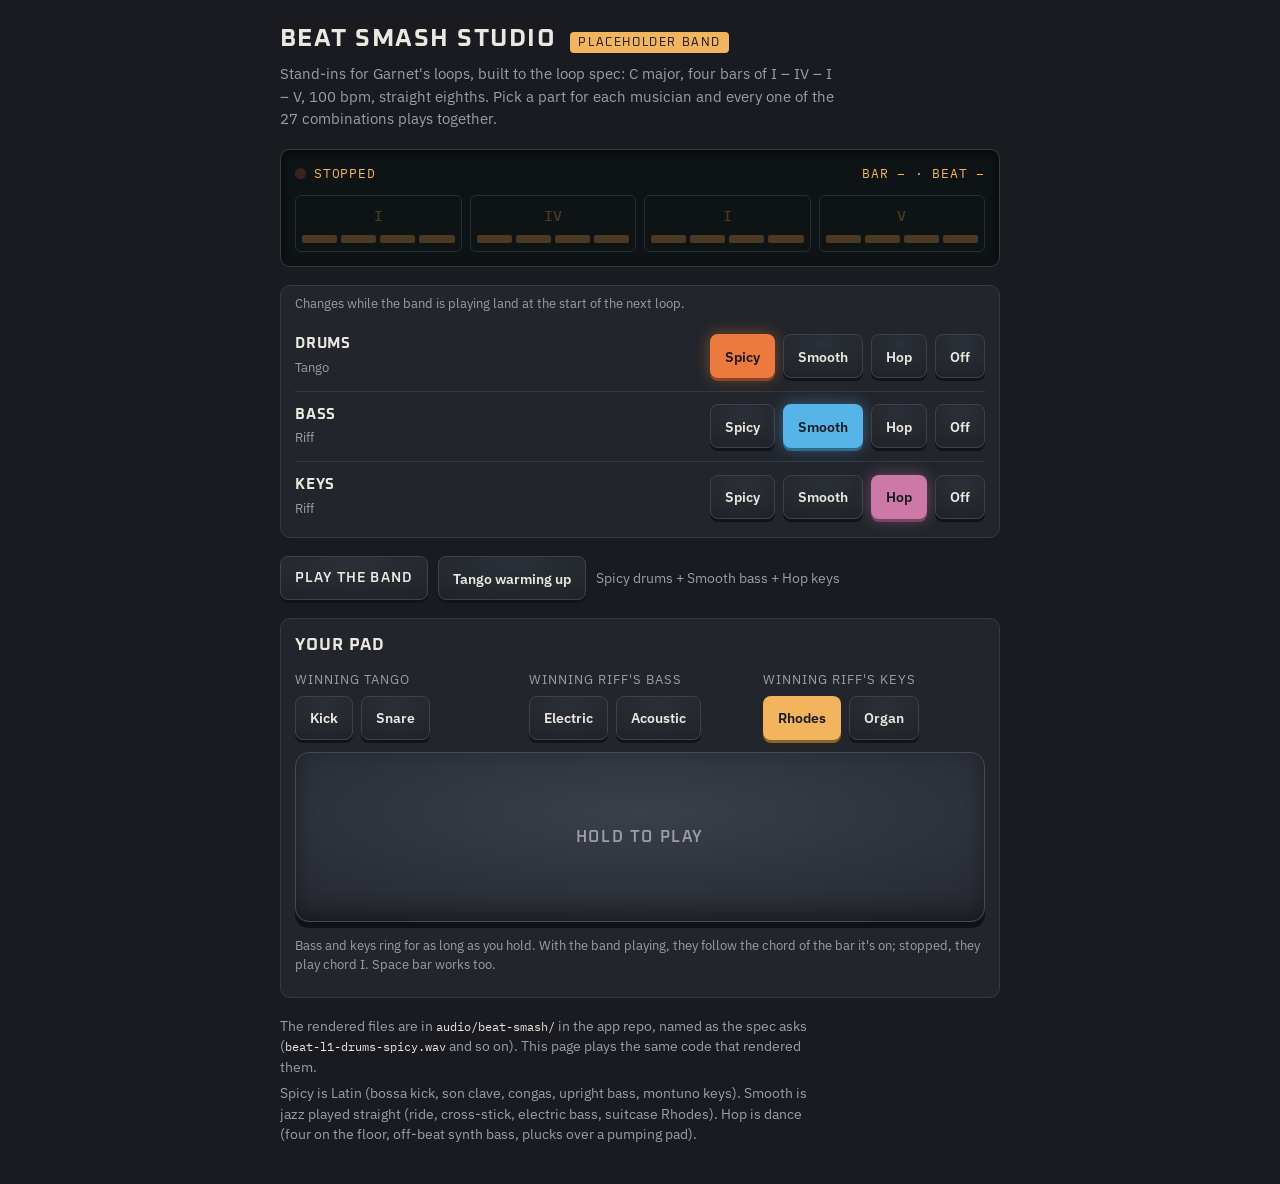
<file: tools/beat-smash-band/beat-smash-studio.html>
<!doctype html>
<html lang="en">
<head>
<meta charset="utf-8">
<meta name="viewport" content="width=device-width, initial-scale=1, viewport-fit=cover">
<title>Beat Smash Studio</title>
<link rel="preconnect" href="https://fonts.googleapis.com">
<link rel="preconnect" href="https://fonts.gstatic.com" crossorigin>
<link rel="stylesheet" href="https://fonts.googleapis.com/css2?family=Oxanium:wght@500;700&family=IBM+Plex+Sans:wght@400;600&family=IBM+Plex+Mono:wght@500&display=swap">
<style>
  /* Layout: one MPC-style unit — an LCD strip on top, three channel rows
     like a mixing desk, a transport bar, then the student's pad. One dark
     look on purpose: it's hardware. */
  :root {
    color-scheme: dark;
    --chassis: #191b20;
    --panel: #22252c;
    --panel-hi: #2b2f37;
    --line: #363a43;
    --ink: #ebe8e1;
    --muted: #9b9ea6;
    --screen: #0e1315;
    --lcd: #f2b45c;
    --lcd-dim: #4a3a22;
    --rec: #ff5447;
    --spicy: #ec7a3f;
    --smooth: #56b4e9;
    --hop: #cc79a7;
    --font-display: "Oxanium", "Rajdhani", system-ui, sans-serif;
    --font-body: "IBM Plex Sans", system-ui, -apple-system, "Segoe UI", sans-serif;
    --font-mono: "IBM Plex Mono", ui-monospace, "SFMono-Regular", Menlo, monospace;
    --radius: 10px;
  }
  * { box-sizing: border-box; }
  html, body { background: var(--chassis); color: var(--ink); }
  body { margin: 0; font-family: var(--font-body); font-size: 15px; line-height: 1.5; padding-inline: 16px; padding-block: 20px 40px; }
  .unit { max-width: 720px; margin: 0 auto; display: grid; gap: 18px; }

  .brand { display: flex; flex-wrap: wrap; align-items: baseline; gap: 6px 14px; }
  .brand h1 { margin: 0; font-family: var(--font-display); font-weight: 700; font-size: 1.55rem; letter-spacing: 0.06em; text-transform: uppercase; }
  .brand .tag { font-family: var(--font-display); font-size: 0.72rem; letter-spacing: 0.14em; text-transform: uppercase; color: var(--chassis); background: var(--lcd); padding: 2px 8px; border-radius: 4px; }
  .brand p { flex-basis: 100%; margin: 0; color: var(--muted); max-width: 62ch; }

  /* ---- LCD ---- */
  .display { background: var(--screen); border: 1px solid var(--line); border-radius: var(--radius); padding: 14px; display: grid; gap: 12px; box-shadow: inset 0 2px 10px rgba(0,0,0,.6); }
  .display-top { display: flex; justify-content: space-between; align-items: center; gap: 12px; font-family: var(--font-mono); font-size: 0.8rem; color: var(--lcd); letter-spacing: 0.06em; }
  .rec { display: inline-flex; align-items: center; gap: 8px; }
  .rec i { width: 11px; height: 11px; border-radius: 50%; background: #3a2221; }
  .rec.on i { background: var(--rec); box-shadow: 0 0 10px var(--rec); }
  .readout { font-variant-numeric: tabular-nums; }
  .bars { display: grid; grid-template-columns: repeat(4, minmax(0, 1fr)); gap: 8px; }
  .bar { border: 1px solid #22302f; border-radius: 6px; padding: 8px 6px 8px; display: grid; gap: 8px; }
  .bar b { font-family: var(--font-mono); font-weight: 500; color: var(--lcd-dim); font-size: 0.95rem; text-align: center; }
  .bar.now b { color: var(--lcd); text-shadow: 0 0 8px rgba(242,180,92,.5); }
  .leds { display: grid; grid-template-columns: repeat(4, 1fr); gap: 4px; }
  .leds span { height: 8px; border-radius: 2px; background: var(--lcd-dim); }
  .leds span.on { background: var(--lcd); box-shadow: 0 0 6px var(--lcd); }

  /* ---- mixer ---- */
  .mixer { background: var(--panel); border: 1px solid var(--line); border-radius: var(--radius); padding: 6px 14px; }
  .channel { display: flex; flex-wrap: wrap; align-items: center; gap: 10px 14px; padding-block: 12px; border-bottom: 1px solid var(--line); }
  .channel:last-child { border-bottom: 0; }
  .ch-name { min-width: 118px; flex: 1 1 118px; }
  .ch-name strong { display: block; font-family: var(--font-display); letter-spacing: 0.05em; text-transform: uppercase; font-size: 0.95rem; }
  .ch-name span { color: var(--muted); font-size: 0.82rem; }
  .styles { display: flex; flex-wrap: wrap; gap: 8px; }
  .hint { color: var(--muted); font-size: 0.82rem; margin: 2px 0 8px; }

  /* rubber buttons */
  .rubber { font: 600 0.9rem var(--font-body); color: var(--ink); background: radial-gradient(120% 120% at 50% 20%, var(--panel-hi), #1c1f25); border: 1px solid #3d424c; border-radius: 8px; padding: 9px 14px; min-height: 44px; cursor: pointer; box-shadow: 0 3px 0 #111318; transition: transform .06s, box-shadow .06s; touch-action: manipulation; }
  .rubber:active { transform: translateY(2px); box-shadow: 0 1px 0 #111318; }
  .rubber:focus-visible, .pad:focus-visible { outline: 2px solid var(--lcd); outline-offset: 2px; }
  .rubber[aria-pressed="true"] { color: var(--chassis); border-color: transparent; }
  .rubber.spicy[aria-pressed="true"] { background: var(--spicy); box-shadow: 0 3px 0 #8a4523, 0 0 16px rgba(236,122,63,.45); }
  .rubber.smooth[aria-pressed="true"] { background: var(--smooth); box-shadow: 0 3px 0 #2d6a8c, 0 0 16px rgba(86,180,233,.45); }
  .rubber.hop[aria-pressed="true"] { background: var(--hop); box-shadow: 0 3px 0 #7a4463, 0 0 16px rgba(204,121,167,.45); }
  .rubber.off[aria-pressed="true"], .rubber.sound[aria-pressed="true"] { background: var(--lcd); box-shadow: 0 3px 0 #8a6428; }
  .rubber.cued { outline: 2px dashed var(--lcd); outline-offset: 2px; }

  .transport { display: flex; flex-wrap: wrap; gap: 10px; align-items: center; }
  .transport .combo { color: var(--muted); font-size: 0.88rem; flex: 1 1 200px; min-width: 0; }
  .transport .primary { font-family: var(--font-display); letter-spacing: 0.08em; text-transform: uppercase; }

  /* ---- the student's pad ---- */
  .pad-area { background: var(--panel); border: 1px solid var(--line); border-radius: var(--radius); padding: 14px; display: grid; gap: 12px; }
  .pad-area h2 { margin: 0; font-family: var(--font-display); text-transform: uppercase; letter-spacing: 0.06em; font-size: 1.05rem; }
  .sound-groups { display: grid; grid-template-columns: repeat(auto-fit, minmax(190px, 1fr)); gap: 12px; }
  .sound-group { display: grid; gap: 6px; }
  .sound-group span { color: var(--muted); font-size: 0.8rem; text-transform: uppercase; letter-spacing: 0.08em; }
  .sound-group div { display: flex; gap: 8px; flex-wrap: wrap; }
  .pad { height: 170px; width: 100%; border-radius: 14px; border: 1px solid #454a55; background: radial-gradient(90% 90% at 50% 35%, #3a3f49, #22252c); box-shadow: 0 6px 0 #0f1115, inset 0 -8px 18px rgba(0,0,0,.35); color: var(--muted); font: 600 1rem var(--font-display); letter-spacing: 0.1em; text-transform: uppercase; cursor: pointer; touch-action: none; user-select: none; -webkit-user-select: none; transition: transform .05s, box-shadow .05s, background .05s; }
  .pad.down { transform: translateY(4px); box-shadow: 0 2px 0 #0f1115, 0 0 34px rgba(242,180,92,.55), inset 0 0 30px rgba(242,180,92,.35); background: radial-gradient(90% 90% at 50% 35%, #6b5431, #2c2519); color: var(--lcd); }

  .notes { color: var(--muted); font-size: 0.85rem; display: grid; gap: 6px; }
  .notes p { margin: 0; max-width: 68ch; }
  code { font-family: var(--font-mono); font-size: 0.85em; color: var(--ink); }
  @media (prefers-reduced-motion: reduce) { .rubber, .pad { transition: none; } }
</style>
</head>
<body>
<main class="unit">
  <header class="brand">
    <h1>Beat Smash Studio</h1>
    <span class="tag">placeholder band</span>
    <p>Stand-ins for Garnet's loops, built to the loop spec: C major, four bars of I – IV – I – V, 100 bpm, straight eighths. Pick a part for each musician and every one of the 27 combinations plays together.</p>
  </header>

  <section class="display" aria-label="Song position">
    <div class="display-top">
      <span class="rec" id="rec"><i></i><span id="rec-label">STOPPED</span></span>
      <span class="readout" id="readout">BAR – · BEAT –</span>
    </div>
    <div class="bars" id="bars"></div>
  </section>

  <section class="mixer" aria-label="The band">
    <p class="hint">Changes while the band is playing land at the start of the next loop.</p>
    <div class="channel" data-inst="drums">
      <div class="ch-name"><strong>Drums</strong><span>Tango</span></div>
      <div class="styles" role="group" aria-label="Drums part"></div>
    </div>
    <div class="channel" data-inst="bass">
      <div class="ch-name"><strong>Bass</strong><span>Riff</span></div>
      <div class="styles" role="group" aria-label="Bass part"></div>
    </div>
    <div class="channel" data-inst="keys">
      <div class="ch-name"><strong>Keys</strong><span>Riff</span></div>
      <div class="styles" role="group" aria-label="Keys part"></div>
    </div>
  </section>

  <div class="transport">
    <button class="rubber primary" id="play" type="button">Play the band</button>
    <button class="rubber" id="warmup" type="button">Tango warming up</button>
    <span class="combo" id="combo"></span>
  </div>

  <section class="pad-area" aria-label="Your pad">
    <h2>Your pad</h2>
    <div class="sound-groups">
      <div class="sound-group"><span>Winning Tango</span><div>
        <button class="rubber sound" type="button" data-sound="kick">Kick</button>
        <button class="rubber sound" type="button" data-sound="snare">Snare</button></div></div>
      <div class="sound-group"><span>Winning Riff's bass</span><div>
        <button class="rubber sound" type="button" data-sound="bass-electric">Electric</button>
        <button class="rubber sound" type="button" data-sound="bass-acoustic">Acoustic</button></div></div>
      <div class="sound-group"><span>Winning Riff's keys</span><div>
        <button class="rubber sound" type="button" data-sound="rhodes">Rhodes</button>
        <button class="rubber sound" type="button" data-sound="organ">Organ</button></div></div>
    </div>
    <button class="pad" id="pad" type="button" aria-label="Pad: hold to play">Hold to play</button>
    <p class="hint">Bass and keys ring for as long as you hold. With the band playing, they follow the chord of the bar it's on; stopped, they play chord I. Space bar works too.</p>
  </section>

  <footer class="notes">
    <p>The rendered files are in <code>audio/beat-smash/</code> in the app repo, named as the spec asks (<code>beat-l1-drums-spicy.wav</code> and so on). This page plays the same code that rendered them.</p>
    <p>Spicy is Latin (bossa kick, son clave, congas, upright bass, montuno keys). Smooth is jazz played straight (ride, cross-stick, electric bass, suitcase Rhodes). Hop is dance (four on the floor, off-beat synth bass, plucks over a pumping pad).</p>
  </footer>
</main>

<script>
/* =========================================
   BEAT SMASH — PLACEHOLDER BAND
   =========================================
   Synthesised stand-ins for Garnet's loops, built to the loop spec in the
   Beat Smash design brief (§8.1):

     - one song: four bars of I – IV – I – V in C major, looping;
     - one tempo, 100 bpm, straight eighths (no swing);
     - three instruments (drums, bass, keys) x three styles
       (Spicy = Latin, Smooth = jazz, Hop = electronic dance),
       written so that any drum part fits any bass part fits any keys part;
     - the pad sounds the student chooses from: kick or snare, electric or
       acoustic bass, suitcase Rhodes or organ.

   Pure Web Audio, no page needed: the same code plays live in the loop lab
   and renders the placeholder files in an OfflineAudioContext
   (tools/beat-smash-band/render.js). When Garnet's recordings arrive they
   replace the rendered files; nothing here is part of the game itself.
   ========================================= */
(function (root) {
  'use strict';

  const BPM = 100;
  const BEAT = 60 / BPM;          // 0.6 s
  const STEP = BEAT / 4;          // a semiquaver, 0.15 s
  const BAR = BEAT * 4;           // 2.4 s
  const BARS = 4;
  const LOOP = BAR * BARS;        // 9.6 s

  const hz = (midi) => 440 * Math.pow(2, (midi - 69) / 12);

  // The song. Each bar carries its bass root and three voicings of its chord:
  // plain triads for the student's pads and the Latin part, rootless
  // extended chords for the jazz part, and bright high triads for dance.
  const I  = { bass: 36, plain: [55, 60, 64, 67], jazz: [52, 55, 59, 62], high: [60, 64, 67, 72] }; // C  · Cmaj9
  const IV = { bass: 41, plain: [57, 60, 65, 69], jazz: [57, 60, 64, 67], high: [60, 65, 69, 72] }; // F  · Fmaj9
  const V  = { bass: 43, plain: [55, 59, 62, 67], jazz: [53, 57, 59, 64], high: [59, 62, 67, 71] }; // G  · G13
  const SONG = [I, IV, I, V];
  const CHORD_BY_NAME = { I, IV, V };

  // ---------- shared noise ----------
  const noiseCache = new WeakMap();
  function noise(ctx) {
    let buf = noiseCache.get(ctx);
    if (buf) return buf;
    buf = ctx.createBuffer(1, Math.floor(ctx.sampleRate * 1.5), ctx.sampleRate);
    const d = buf.getChannelData(0);
    let s = 12345;                                  // seeded, so renders repeat exactly
    for (let i = 0; i < d.length; i++) {
      s = (s * 1103515245 + 12345) & 0x7fffffff;
      d[i] = (s / 0x3fffffff) - 1;
    }
    noiseCache.set(ctx, buf);
    return buf;
  }

  function noiseBurst(ctx, out, t, dur, filterType, freq, q, peak, attack) {
    const src = ctx.createBufferSource();
    src.buffer = noise(ctx);
    const f = ctx.createBiquadFilter();
    f.type = filterType; f.frequency.value = freq; f.Q.value = q;
    const g = ctx.createGain();
    g.gain.setValueAtTime(0.0001, t);
    g.gain.exponentialRampToValueAtTime(peak, t + (attack || 0.002));
    g.gain.exponentialRampToValueAtTime(0.0001, t + dur);
    src.connect(f); f.connect(g); g.connect(out);
    src.start(t, (t * 7.13) % 1 * 0.5); src.stop(t + dur + 0.02);   // offset from t: repeatable
    return g;
  }

  function tone(ctx, out, t, type, f0, f1, sweep, dur, peak) {
    const o = ctx.createOscillator();
    o.type = type;
    o.frequency.setValueAtTime(f0, t);
    if (f1 && f1 !== f0) o.frequency.exponentialRampToValueAtTime(f1, t + sweep);
    const g = ctx.createGain();
    g.gain.setValueAtTime(0.0001, t);
    g.gain.exponentialRampToValueAtTime(peak, t + 0.002);
    g.gain.exponentialRampToValueAtTime(0.0001, t + dur);
    o.connect(g); g.connect(out);
    o.start(t); o.stop(t + dur + 0.02);
  }

  // ---------- drums ----------
  const drum = {
    kick(ctx, out, t, v) {
      tone(ctx, out, t, 'sine', 150, 45, 0.12, 0.45, 0.95 * v);
      noiseBurst(ctx, out, t, 0.012, 'highpass', 3000, 0.7, 0.25 * v);
    },
    snare(ctx, out, t, v) {
      noiseBurst(ctx, out, t, 0.2, 'bandpass', 1800, 0.7, 0.55 * v);
      tone(ctx, out, t, 'triangle', 200, 170, 0.05, 0.12, 0.35 * v);
    },
    clap(ctx, out, t, v) {
      [0, 0.011, 0.022].forEach((d, i) =>
        noiseBurst(ctx, out, t + d, i === 2 ? 0.18 : 0.012, 'bandpass', 1300, 1.2, 0.6 * v));
    },
    hat(ctx, out, t, v, open) {
      noiseBurst(ctx, out, t, open ? 0.32 : 0.05, 'highpass', 7500, 0.7, 0.28 * v);
    },
    shaker(ctx, out, t, v) {
      noiseBurst(ctx, out, t, 0.08, 'bandpass', 6500, 1.4, 0.22 * v, 0.012);
    },
    clave(ctx, out, t, v) {
      tone(ctx, out, t, 'sine', 2500, 2400, 0.02, 0.06, 0.4 * v);
    },
    rim(ctx, out, t, v) {
      tone(ctx, out, t, 'square', 1750, 1650, 0.02, 0.035, 0.18 * v);
      noiseBurst(ctx, out, t, 0.025, 'bandpass', 3200, 1, 0.3 * v);
    },
    conga(ctx, out, t, v, pitch) {
      tone(ctx, out, t, 'sine', pitch * 1.18, pitch, 0.025, 0.32, 0.55 * v);
    },
    ride(ctx, out, t, v) {
      // the classic drum-machine cymbal: inharmonic square waves, filtered
      const bp = ctx.createBiquadFilter(); bp.type = 'bandpass'; bp.frequency.value = 9000; bp.Q.value = 0.6;
      const hp = ctx.createBiquadFilter(); hp.type = 'highpass'; hp.frequency.value = 6000;
      const g = ctx.createGain();
      g.gain.setValueAtTime(0.0001, t);
      g.gain.exponentialRampToValueAtTime(0.09 * v, t + 0.003);
      g.gain.exponentialRampToValueAtTime(0.0001, t + 0.55);
      bp.connect(hp); hp.connect(g); g.connect(out);
      [205.3, 304.4, 369.6, 522.7, 540, 800].forEach((f) => {
        const o = ctx.createOscillator(); o.type = 'square'; o.frequency.value = f * 1.7;
        o.connect(bp); o.start(t); o.stop(t + 0.6);
      });
      tone(ctx, out, t, 'sine', 3150, 3150, 0, 0.35, 0.03 * v);   // the bell
    },
  };

  // ---------- bass voices ----------
  // Each returns a handle whose release(t) ends the note, so the same voice
  // serves a fixed-length loop note and a pad held by the student.
  const bassVoice = {
    electric(ctx, out, t, midi, v) {
      const f = hz(midi);
      const lp = ctx.createBiquadFilter(); lp.type = 'lowpass'; lp.Q.value = 2;
      lp.frequency.setValueAtTime(1400, t);
      lp.frequency.exponentialRampToValueAtTime(380, t + 0.25);
      const g = ctx.createGain();
      g.gain.setValueAtTime(0.0001, t);
      g.gain.exponentialRampToValueAtTime(0.5 * v, t + 0.006);
      g.gain.exponentialRampToValueAtTime(0.32 * v, t + 0.25);
      lp.connect(g); g.connect(out);
      const saw = ctx.createOscillator(); saw.type = 'sawtooth'; saw.frequency.value = f;
      const sub = ctx.createOscillator(); sub.type = 'sine'; sub.frequency.value = f;
      const subG = ctx.createGain(); subG.gain.value = 0.9;
      saw.connect(lp); sub.connect(subG); subG.connect(g);
      saw.start(t); sub.start(t);
      return { release(r) { g.gain.cancelScheduledValues(r); g.gain.setTargetAtTime(0.0001, r, 0.03); saw.stop(r + 0.3); sub.stop(r + 0.3); } };
    },
    acoustic(ctx, out, t, midi, v) {
      const f = hz(midi);
      const lp = ctx.createBiquadFilter(); lp.type = 'lowpass'; lp.frequency.value = 900;
      const g = ctx.createGain();
      g.gain.setValueAtTime(0.0001, t);
      g.gain.exponentialRampToValueAtTime(0.7 * v, t + 0.008);
      g.gain.exponentialRampToValueAtTime(0.28 * v, t + 0.6);      // an upright rings down
      g.gain.setTargetAtTime(0.12 * v, t + 0.6, 1.2);
      lp.connect(g); g.connect(out);
      const tri = ctx.createOscillator(); tri.type = 'triangle'; tri.frequency.value = f;
      const sin = ctx.createOscillator(); sin.type = 'sine'; sin.frequency.value = f * 2;
      const sinG = ctx.createGain(); sinG.gain.value = 0.25;
      tri.connect(lp); sin.connect(sinG); sinG.connect(lp);
      tri.start(t); sin.start(t);
      noiseBurst(ctx, out, t, 0.03, 'lowpass', 500, 0.7, 0.25 * v);   // the pluck's thump
      return { release(r) { g.gain.cancelScheduledValues(r); g.gain.setTargetAtTime(0.0001, r, 0.04); tri.stop(r + 0.3); sin.stop(r + 0.3); } };
    },
    synth(ctx, out, t, midi, v) {
      const f = hz(midi);
      const lp = ctx.createBiquadFilter(); lp.type = 'lowpass'; lp.Q.value = 6;
      lp.frequency.setValueAtTime(2200, t);
      lp.frequency.exponentialRampToValueAtTime(300, t + 0.18);
      const g = ctx.createGain();
      g.gain.setValueAtTime(0.0001, t);
      g.gain.exponentialRampToValueAtTime(0.45 * v, t + 0.004);
      lp.connect(g); g.connect(out);
      const a = ctx.createOscillator(); a.type = 'sawtooth'; a.frequency.value = f; a.detune.value = -7;
      const b = ctx.createOscillator(); b.type = 'sawtooth'; b.frequency.value = f; b.detune.value = 7;
      const s = ctx.createOscillator(); s.type = 'sine'; s.frequency.value = f / 2;
      const sG = ctx.createGain(); sG.gain.value = 0.8;
      a.connect(lp); b.connect(lp); s.connect(sG); sG.connect(g);
      [a, b, s].forEach((o) => o.start(t));
      return { release(r) { g.gain.cancelScheduledValues(r); g.gain.setTargetAtTime(0.0001, r, 0.02); [a, b, s].forEach((o) => o.stop(r + 0.2)); } };
    },
  };

  // ---------- keys voices ----------
  const keysVoice = {
    // Suitcase Rhodes: a 1:1 FM tine whose brightness decays, through the
    // suitcase's tremolo.
    rhodes(ctx, out, t, midis, v) {
      const trem = ctx.createGain(); trem.gain.value = 0.8;
      const lfo = ctx.createOscillator(); lfo.frequency.value = 4.6;
      const depth = ctx.createGain(); depth.gain.value = 0.2;
      lfo.connect(depth); depth.connect(trem.gain);
      trem.connect(out); lfo.start(t);
      const parts = [];
      midis.forEach((m) => {
        const f = hz(m);
        const car = ctx.createOscillator(); car.type = 'sine'; car.frequency.value = f;
        const mod = ctx.createOscillator(); mod.type = 'sine'; mod.frequency.value = f;
        const idx = ctx.createGain();
        idx.gain.setValueAtTime(f * 1.4, t);
        idx.gain.exponentialRampToValueAtTime(f * 0.12, t + 0.9);
        mod.connect(idx); idx.connect(car.frequency);
        const g = ctx.createGain();
        g.gain.setValueAtTime(0.0001, t);
        g.gain.exponentialRampToValueAtTime(0.14 * v, t + 0.003);
        g.gain.exponentialRampToValueAtTime(0.07 * v, t + 1.0);
        g.gain.setTargetAtTime(0.03 * v, t + 1.0, 2.5);
        car.connect(g); g.connect(trem);
        car.start(t); mod.start(t);
        parts.push({ g, oscs: [car, mod] });
      });
      return { release(r) {
        parts.forEach((p) => { p.g.gain.cancelScheduledValues(r); p.g.gain.setTargetAtTime(0.0001, r, 0.08); p.oscs.forEach((o) => o.stop(r + 0.6)); });
        lfo.stop(r + 0.6);
      } };
    },
    // Drawbar organ: a stack of sine partials, a touch of key click and
    // a slow vibrato. It holds at full level for as long as the key is down.
    organ(ctx, out, t, midis, v) {
      const vib = ctx.createOscillator(); vib.frequency.value = 6.2;
      const vibDepth = ctx.createGain(); vibDepth.gain.value = 5;          // cents
      vib.connect(vibDepth); vib.start(t);
      const g = ctx.createGain();
      g.gain.setValueAtTime(0.0001, t);
      g.gain.exponentialRampToValueAtTime(0.03 * v, t + 0.012);
      g.connect(out);
      const oscs = [];
      midis.forEach((m) => {
        const f = hz(m);
        [[0.5, 0.5], [1, 1], [1.5, 0.45], [2, 0.55], [4, 0.2]].forEach(([mult, amp]) => {
          const o = ctx.createOscillator(); o.type = 'sine'; o.frequency.value = f * mult;
          vibDepth.connect(o.detune);
          const a = ctx.createGain(); a.gain.value = amp;
          o.connect(a); a.connect(g); o.start(t); oscs.push(o);
        });
      });
      noiseBurst(ctx, out, t, 0.01, 'bandpass', 2500, 1, 0.05 * v);       // key click
      return { release(r) {
        g.gain.cancelScheduledValues(r); g.gain.setTargetAtTime(0.0001, r, 0.02);
        oscs.forEach((o) => o.stop(r + 0.2)); vib.stop(r + 0.2);
      } };
    },
    // Dance-music pluck: three detuned saws through a snapping filter.
    pluck(ctx, out, t, midis, v) {
      const lp = ctx.createBiquadFilter(); lp.type = 'lowpass'; lp.Q.value = 3;
      lp.frequency.setValueAtTime(5000, t);
      lp.frequency.exponentialRampToValueAtTime(700, t + 0.22);
      const g = ctx.createGain();
      g.gain.setValueAtTime(0.0001, t);
      g.gain.exponentialRampToValueAtTime(0.05 * v, t + 0.003);
      g.gain.exponentialRampToValueAtTime(0.0001, t + 0.35);
      lp.connect(g); g.connect(out);
      const oscs = [];
      midis.forEach((m) => [-9, 0, 9].forEach((d) => {
        const o = ctx.createOscillator(); o.type = 'sawtooth'; o.frequency.value = hz(m); o.detune.value = d;
        o.connect(lp); o.start(t); o.stop(t + 0.4); oscs.push(o);
      }));
      return { release() {} };
    },
    // Dance-music pad: soft saws, slow attack, ducked on every beat
    // (the "pumping" of a sidechained pad).
    pad(ctx, out, t, midis, v, dur) {
      const lp = ctx.createBiquadFilter(); lp.type = 'lowpass'; lp.frequency.value = 1100;
      const g = ctx.createGain();
      g.gain.setValueAtTime(0.0001, t);
      for (let k = 0; k < Math.round(dur / BEAT); k++) {
        const b = t + k * BEAT;
        g.gain.setValueAtTime(0.0001, b);
        g.gain.linearRampToValueAtTime(0.035 * v, b + BEAT * 0.55);
      }
      g.gain.setValueAtTime(0.035 * v, t + dur - 0.01);
      g.gain.linearRampToValueAtTime(0.0001, t + dur);
      lp.connect(g); g.connect(out);
      midis.forEach((m) => [-12, 12].forEach((d) => {
        const o = ctx.createOscillator(); o.type = 'sawtooth'; o.frequency.value = hz(m); o.detune.value = d;
        o.connect(lp); o.start(t); o.stop(t + dur + 0.05);
      }));
    },
  };

  function note(voice, ctx, out, t, pitch, dur, v) {
    const h = voice(ctx, out, t, pitch, v);
    h.release(t + dur);
  }

  // ---------- the nine parts ----------
  // Every pattern is in semiquaver steps (0–15) within a bar; the parts only
  // ever use straight eighths and sixteenths, so every style fits every other.
  const at = (t0, bar, step) => t0 + bar * BAR + step * STEP;
  const nextChord = (bar) => SONG[(bar + 1) % BARS];

  const PARTS = {
    drums: {
      // Latin: bossa kick, son clave (3-2), shaker, conga tumbao
      spicy(ctx, out, t0) {
        for (let b = 0; b < BARS; b++) {
          [[0, 1], [6, 0.55], [8, 0.9], [14, 0.55]].forEach(([s, v]) => drum.kick(ctx, out, at(t0, b, s), v));
          (b % 2 === 0 ? [0, 6, 12] : [4, 8]).forEach((s) => drum.clave(ctx, out, at(t0, b, s), 1));
          for (let s = 0; s < 16; s += 2) drum.shaker(ctx, out, at(t0, b, s), s % 4 ? 1 : 0.6);
          drum.conga(ctx, out, at(t0, b, 4), 0.5, 330);
          drum.conga(ctx, out, at(t0, b, 12), 0.9, 196);
          drum.conga(ctx, out, at(t0, b, 14), 0.9, 262);
        }
      },
      // Jazz, played straight: ride cymbal, soft kick, cross-stick on 2 and 4
      smooth(ctx, out, t0) {
        for (let b = 0; b < BARS; b++) {
          [[0, 0.7], [8, 0.5], [11, 0.35]].forEach(([s, v]) => drum.kick(ctx, out, at(t0, b, s), v));
          [4, 12].forEach((s) => drum.rim(ctx, out, at(t0, b, s), 0.9));
          for (let s = 0; s < 16; s += 2) drum.ride(ctx, out, at(t0, b, s), s % 4 ? 0.65 : 1);
          [4, 12].forEach((s) => drum.hat(ctx, out, at(t0, b, s), 0.35, false));
        }
      },
      // Dance: four on the floor, claps on 2 and 4, open hats on the "ands"
      hop(ctx, out, t0) {
        for (let b = 0; b < BARS; b++) {
          [0, 4, 8, 12].forEach((s) => drum.kick(ctx, out, at(t0, b, s), 1));
          [4, 12].forEach((s) => drum.clap(ctx, out, at(t0, b, s), 0.9));
          [2, 6, 10, 14].forEach((s) => drum.hat(ctx, out, at(t0, b, s), 0.8, true));
          for (let s = 1; s < 16; s += 2) drum.hat(ctx, out, at(t0, b, s), 0.35, false);
          if (b === BARS - 1) [13, 14, 15].forEach((s) => drum.clap(ctx, out, at(t0, b, s), 0.5));
        }
      },
    },
    bass: {
      // Bossa: upright bass, root and fifth with the push on "2 and"
      spicy(ctx, out, t0) {
        for (let b = 0; b < BARS; b++) {
          const r = SONG[b].bass;
          [[0, 6, r], [6, 2, r + 7], [8, 6, r + 7], [14, 2, r + 12]]
            .forEach(([s, len, m]) => note(bassVoice.acoustic, ctx, out, at(t0, b, s), m, len * STEP * 0.95, 1));
        }
      },
      // Smooth jazz: electric bass, chord tones and a chromatic step into
      // the next bar's root
      smooth(ctx, out, t0) {
        for (let b = 0; b < BARS; b++) {
          const r = SONG[b].bass;
          const approach = nextChord(b).bass - 1;
          [[0, 3, r], [3, 3, r + 12], [6, 4, r + 7], [10, 2, r + 9], [12, 2, r + 7], [14, 2, approach]]
            .forEach(([s, len, m]) => note(bassVoice.electric, ctx, out, at(t0, b, s), m, len * STEP * 0.9, 1));
        }
      },
      // Dance: synth bass pumping on the off-beats, an octave pop at the end
      hop(ctx, out, t0) {
        for (let b = 0; b < BARS; b++) {
          const r = SONG[b].bass;
          [[2, r], [6, r], [10, r], [14, r + 12]]
            .forEach(([s, m]) => note(bassVoice.synth, ctx, out, at(t0, b, s), m, 1.6 * STEP, 1));
        }
      },
    },
    keys: {
      // Latin montuno feel on a bright Rhodes, anticipating the next chord
      spicy(ctx, out, t0) {
        for (let b = 0; b < BARS; b++) {
          const c = SONG[b].plain;
          [[2, 1], [6, 2], [10, 1], [12, 2]].forEach(([s, len]) =>
            note(keysVoice.rhodes, ctx, out, at(t0, b, s), c, len * STEP * 0.9, 0.9));
          note(keysVoice.rhodes, ctx, out, at(t0, b, 14), nextChord(b).plain, 2 * STEP * 0.9, 0.9);
        }
      },
      // Smooth jazz: suitcase Rhodes, extended chords, laid out long
      smooth(ctx, out, t0) {
        for (let b = 0; b < BARS; b++) {
          const c = SONG[b].jazz;
          note(keysVoice.rhodes, ctx, out, at(t0, b, 0), c, 6 * STEP, 0.85);
          note(keysVoice.rhodes, ctx, out, at(t0, b, 6), c, 7 * STEP, 0.7);
          note(keysVoice.rhodes, ctx, out, at(t0, b, 14), nextChord(b).jazz, 2 * STEP, 0.75);
        }
      },
      // Dance: off-beat plucks over a pumping pad
      hop(ctx, out, t0) {
        for (let b = 0; b < BARS; b++) {
          const c = SONG[b].high;
          [2, 6, 10, 14].forEach((s) => note(keysVoice.pluck, ctx, out, at(t0, b, s), c, STEP, 1));
          keysVoice.pad(ctx, out, at(t0, b, 0), SONG[b].plain, 1, BAR);
        }
      },
    },
    // The first minute: Tango warming up. Plain and steady.
    warmup: {
      tango(ctx, out, t0) {
        for (let b = 0; b < BARS; b++) {
          [0, 8].forEach((s) => drum.kick(ctx, out, at(t0, b, s), 1));
          [4, 12].forEach((s) => drum.snare(ctx, out, at(t0, b, s), 0.7));
          for (let s = 0; s < 16; s += 2) drum.hat(ctx, out, at(t0, b, s), s % 4 ? 0.5 : 0.8, false);
        }
      },
    },
  };

  // Mix levels. LEVEL balances the instruments; TRIM evens out a style that
  // sits quieter or louder than its neighbours. The render script reports
  // each loop's level so these can be checked by number as well as by ear.
  const LEVEL = { drums: 0.85, bass: 0.5, keys: 1.7, warmup: 0.85 };
  const TRIM = { 'drums-smooth': 1.7, 'keys-hop': 2.2 };

  function schedulePart(ctx, dest, instrument, style, t0) {
    const g = ctx.createGain();
    g.gain.value = LEVEL[instrument] * (TRIM[instrument + '-' + style] || 1);
    g.connect(dest);
    PARTS[instrument][style](ctx, g, t0);
    return g;
  }

  // ---------- the student's pad ----------
  // kind: 'kick' | 'snare' | 'bass-electric' | 'bass-acoustic' | 'rhodes' | 'organ'
  // chord: 'I' | 'IV' | 'V' (the bar being played)
  // Returns { release(t) }: drums ignore it; bass and keys sustain until it.
  function pad(ctx, dest, t, kind, chord) {
    const c = CHORD_BY_NAME[chord || 'I'];
    switch (kind) {
      case 'kick': drum.kick(ctx, dest, t, 1); return { release() {} };
      case 'snare': drum.snare(ctx, dest, t, 1); return { release() {} };
      case 'bass-electric': return bassVoice.electric(ctx, dest, t, c.bass + 12, 1);
      case 'bass-acoustic': return bassVoice.acoustic(ctx, dest, t, c.bass + 12, 1);
      case 'rhodes': return keysVoice.rhodes(ctx, dest, t, c.plain, 1.2);
      case 'organ': return keysVoice.organ(ctx, dest, t, c.plain, 1.2);
      default: throw new Error('Unknown pad sound: ' + kind);
    }
  }

  root.BeatSmashBand = {
    BPM, BEAT, STEP, BAR, BARS, LOOP,
    SONG_NAMES: ['I', 'IV', 'I', 'V'],
    INSTRUMENTS: ['drums', 'bass', 'keys'],
    STYLES: ['spicy', 'smooth', 'hop'],
    PAD_SOUNDS: ['kick', 'snare', 'bass-electric', 'bass-acoustic', 'rhodes', 'organ'],
    schedulePart,
    pad,
  };
})(typeof window !== 'undefined' ? window : globalThis);

</script>
<script>
(function () {
  'use strict';
  const B = window.BeatSmashBand;
  const STYLE_LABEL = { spicy: 'Spicy', smooth: 'Smooth', hop: 'Hop', off: 'Off' };
  const sel = { drums: 'spicy', bass: 'smooth', keys: 'hop' };
  const cued = {};
  let padSound = 'rhodes';

  let ctx = null, master = null;
  let playing = false, mode = 'band', startTime = 0, nextLoop = 0, timer = null;
  let live = [];
  let held = null;

  // ---- build the mixer and the LCD ----
  document.querySelectorAll('.channel').forEach((row) => {
    const inst = row.dataset.inst;
    const box = row.querySelector('.styles');
    ['spicy', 'smooth', 'hop', 'off'].forEach((s) => {
      const b = document.createElement('button');
      b.type = 'button'; b.className = 'rubber ' + s; b.id = inst + '-' + s;
      b.textContent = STYLE_LABEL[s]; b.dataset.style = s;
      b.addEventListener('click', () => {
        sel[inst] = s;
        if (playing && mode === 'band') cued[inst] = true;
        render();
      });
      box.appendChild(b);
    });
  });
  const barsEl = document.getElementById('bars');
  B.SONG_NAMES.forEach((name) => {
    const d = document.createElement('div');
    d.className = 'bar';
    d.innerHTML = '<b>' + name + '</b><div class="leds"><span></span><span></span><span></span><span></span></div>';
    barsEl.appendChild(d);
  });

  // ---- audio ----
  function ensureCtx() {
    if (!ctx) {
      ctx = new (window.AudioContext || window.webkitAudioContext)();
      const comp = ctx.createDynamicsCompressor();
      comp.threshold.value = -8; comp.ratio.value = 3;
      master = ctx.createGain(); master.gain.value = 0.9;
      master.connect(comp); comp.connect(ctx.destination);
    }
    if (ctx.state === 'suspended') ctx.resume();
  }
  function scheduleLoop(t) {
    const parts = mode === 'warmup'
      ? [['warmup', 'tango']]
      : B.INSTRUMENTS.filter((i) => sel[i] !== 'off').map((i) => [i, sel[i]]);
    parts.forEach(([i, s]) => live.push({ g: B.schedulePart(ctx, master, i, s, t), end: t + B.LOOP + 1.5 }));
    Object.keys(cued).forEach((k) => delete cued[k]);
    render();
  }
  function tick() {
    while (nextLoop < ctx.currentTime + 0.5) { scheduleLoop(nextLoop); nextLoop += B.LOOP; }
    live = live.filter((x) => { if (x.end < ctx.currentTime) { x.g.disconnect(); return false; } return true; });
  }
  function start(m) {
    ensureCtx();
    stop();
    mode = m; playing = true;
    startTime = ctx.currentTime + 0.12; nextLoop = startTime;
    tick(); timer = setInterval(tick, 100);
    render();
  }
  function stop() {
    if (timer) clearInterval(timer);
    timer = null;
    if (ctx) {
      const now = ctx.currentTime;
      live.forEach((x) => { x.g.gain.setTargetAtTime(0, now, 0.03); const g = x.g; setTimeout(() => g.disconnect(), 400); });
    }
    live = []; playing = false;
    Object.keys(cued).forEach((k) => delete cued[k]);
    render();
  }
  function position() {
    if (!playing || !ctx) return null;
    const p = ctx.currentTime - startTime;
    if (p < 0) return null;
    const inLoop = p % B.LOOP;
    const bar = Math.floor(inLoop / B.BAR);
    return { bar, beat: Math.floor((inLoop - bar * B.BAR) / B.BEAT) };
  }

  // ---- the pad ----
  const padEl = document.getElementById('pad');
  function press() {
    ensureCtx();
    if (held) return;
    const pos = position();
    const chord = pos ? B.SONG_NAMES[pos.bar] : 'I';
    held = B.pad(ctx, master, ctx.currentTime + 0.005, padSound, chord);
    padEl.classList.add('down');
  }
  function release() {
    if (!held) return;
    held.release(ctx.currentTime);
    held = null;
    padEl.classList.remove('down');
  }
  padEl.addEventListener('pointerdown', (e) => { e.preventDefault(); try { padEl.setPointerCapture(e.pointerId); } catch (_) {} press(); });
  ['pointerup', 'pointercancel', 'lostpointercapture'].forEach((ev) => padEl.addEventListener(ev, release));
  padEl.addEventListener('contextmenu', (e) => e.preventDefault());
  window.addEventListener('keydown', (e) => {
    if (e.code !== 'Space' || e.repeat) return;
    if (e.target.closest && e.target.closest('button') && e.target !== padEl) return;
    e.preventDefault(); press();
  });
  window.addEventListener('keyup', (e) => { if (e.code === 'Space') release(); });
  document.querySelectorAll('[data-sound]').forEach((b) => b.addEventListener('click', () => { padSound = b.dataset.sound; render(); }));

  // ---- transport ----
  document.getElementById('play').addEventListener('click', () => (playing && mode === 'band') ? stop() : start('band'));
  document.getElementById('warmup').addEventListener('click', () => (playing && mode === 'warmup') ? stop() : start('warmup'));

  // ---- drawing ----
  function render() {
    document.querySelectorAll('.channel').forEach((row) => {
      const inst = row.dataset.inst;
      row.querySelectorAll('button').forEach((b) => {
        b.setAttribute('aria-pressed', String(b.dataset.style === sel[inst]));
        b.classList.toggle('cued', !!cued[inst] && b.dataset.style === sel[inst]);
      });
    });
    document.querySelectorAll('[data-sound]').forEach((b) => b.setAttribute('aria-pressed', String(b.dataset.sound === padSound)));
    document.getElementById('play').textContent = playing && mode === 'band' ? 'Stop' : 'Play the band';
    document.getElementById('warmup').textContent = playing && mode === 'warmup' ? 'Stop' : 'Tango warming up';
    const on = B.INSTRUMENTS.filter((i) => sel[i] !== 'off').map((i) => STYLE_LABEL[sel[i]] + ' ' + i);
    document.getElementById('combo').textContent = mode === 'warmup' && playing
      ? 'The first-minute groove: kick, snare and hats.'
      : (on.length ? on.join(' + ') : 'Every part is off.');
  }
  function frame() {
    const pos = position();
    document.getElementById('rec').classList.toggle('on', !!pos);
    document.getElementById('rec-label').textContent = pos ? (mode === 'warmup' ? 'WARM-UP' : 'PLAYBACK') : 'STOPPED';
    document.getElementById('readout').textContent = pos ? 'BAR ' + (pos.bar + 1) + ' · BEAT ' + (pos.beat + 1) : 'BAR – · BEAT –';
    barsEl.querySelectorAll('.bar').forEach((el, i) => {
      el.classList.toggle('now', !!pos && pos.bar === i);
      el.querySelectorAll('.leds span').forEach((led, j) => led.classList.toggle('on', !!pos && pos.bar === i && j <= pos.beat));
    });
    requestAnimationFrame(frame);
  }
  render();
  requestAnimationFrame(frame);
})();
</script>
</body>
</html>
</file>
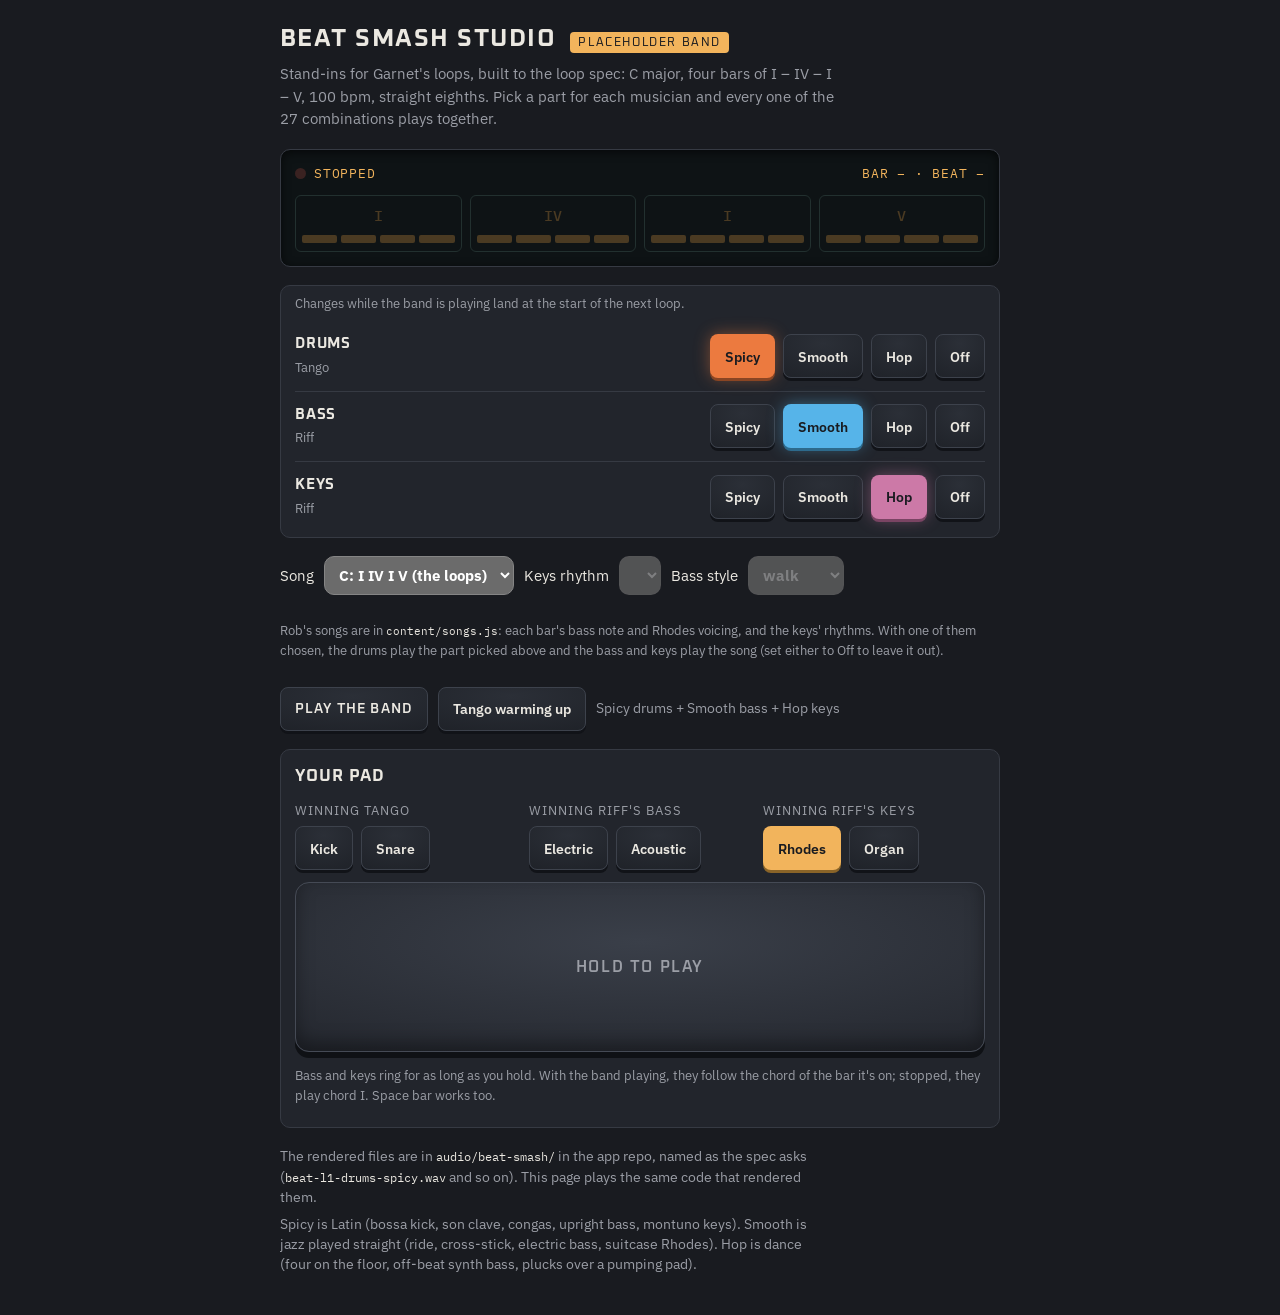
<file: tools/beat-smash-band/lab.html>
<!doctype html>
<html lang="en">
<head>
<meta charset="utf-8">
<meta name="viewport" content="width=device-width, initial-scale=1, viewport-fit=cover">
<title>Beat Smash Studio</title>
<link rel="preconnect" href="https://fonts.googleapis.com">
<link rel="preconnect" href="https://fonts.gstatic.com" crossorigin>
<link rel="stylesheet" href="https://fonts.googleapis.com/css2?family=Oxanium:wght@500;700&family=IBM+Plex+Sans:wght@400;600&family=IBM+Plex+Mono:wght@500&display=swap">
<style>
  /* Layout: one MPC-style unit — an LCD strip on top, three channel rows
     like a mixing desk, a transport bar, then the student's pad. One dark
     look on purpose: it's hardware. */
  :root {
    color-scheme: dark;
    --chassis: #191b20;
    --panel: #22252c;
    --panel-hi: #2b2f37;
    --line: #363a43;
    --ink: #ebe8e1;
    --muted: #9b9ea6;
    --screen: #0e1315;
    --lcd: #f2b45c;
    --lcd-dim: #4a3a22;
    --rec: #ff5447;
    --spicy: #ec7a3f;
    --smooth: #56b4e9;
    --hop: #cc79a7;
    --font-display: "Oxanium", "Rajdhani", system-ui, sans-serif;
    --font-body: "IBM Plex Sans", system-ui, -apple-system, "Segoe UI", sans-serif;
    --font-mono: "IBM Plex Mono", ui-monospace, "SFMono-Regular", Menlo, monospace;
    --radius: 10px;
  }
  * { box-sizing: border-box; }
  html, body { background: var(--chassis); color: var(--ink); }
  body { margin: 0; font-family: var(--font-body); font-size: 15px; line-height: 1.5; padding-inline: 16px; padding-block: 20px 40px; }
  .unit { max-width: 720px; margin: 0 auto; display: grid; gap: 18px; }

  .brand { display: flex; flex-wrap: wrap; align-items: baseline; gap: 6px 14px; }
  .brand h1 { margin: 0; font-family: var(--font-display); font-weight: 700; font-size: 1.55rem; letter-spacing: 0.06em; text-transform: uppercase; }
  .brand .tag { font-family: var(--font-display); font-size: 0.72rem; letter-spacing: 0.14em; text-transform: uppercase; color: var(--chassis); background: var(--lcd); padding: 2px 8px; border-radius: 4px; }
  .brand p { flex-basis: 100%; margin: 0; color: var(--muted); max-width: 62ch; }

  /* ---- LCD ---- */
  .display { background: var(--screen); border: 1px solid var(--line); border-radius: var(--radius); padding: 14px; display: grid; gap: 12px; box-shadow: inset 0 2px 10px rgba(0,0,0,.6); }
  .display-top { display: flex; justify-content: space-between; align-items: center; gap: 12px; font-family: var(--font-mono); font-size: 0.8rem; color: var(--lcd); letter-spacing: 0.06em; }
  .rec { display: inline-flex; align-items: center; gap: 8px; }
  .rec i { width: 11px; height: 11px; border-radius: 50%; background: #3a2221; }
  .rec.on i { background: var(--rec); box-shadow: 0 0 10px var(--rec); }
  .readout { font-variant-numeric: tabular-nums; }
  .bars { display: grid; grid-template-columns: repeat(4, minmax(0, 1fr)); gap: 8px; }
  .bar { border: 1px solid #22302f; border-radius: 6px; padding: 8px 6px 8px; display: grid; gap: 8px; }
  .bar b { font-family: var(--font-mono); font-weight: 500; color: var(--lcd-dim); font-size: 0.95rem; text-align: center; }
  .bar.now b { color: var(--lcd); text-shadow: 0 0 8px rgba(242,180,92,.5); }
  .leds { display: grid; grid-template-columns: repeat(4, 1fr); gap: 4px; }
  .leds span { height: 8px; border-radius: 2px; background: var(--lcd-dim); }
  .leds span.on { background: var(--lcd); box-shadow: 0 0 6px var(--lcd); }

  /* ---- mixer ---- */
  .mixer { background: var(--panel); border: 1px solid var(--line); border-radius: var(--radius); padding: 6px 14px; }
  .channel { display: flex; flex-wrap: wrap; align-items: center; gap: 10px 14px; padding-block: 12px; border-bottom: 1px solid var(--line); }
  .channel:last-child { border-bottom: 0; }
  .ch-name { min-width: 118px; flex: 1 1 118px; }
  .ch-name strong { display: block; font-family: var(--font-display); letter-spacing: 0.05em; text-transform: uppercase; font-size: 0.95rem; }
  .ch-name span { color: var(--muted); font-size: 0.82rem; }
  .styles { display: flex; flex-wrap: wrap; gap: 8px; }
  .hint { color: var(--muted); font-size: 0.82rem; margin: 2px 0 8px; }

  /* rubber buttons */
  .rubber { font: 600 0.9rem var(--font-body); color: var(--ink); background: radial-gradient(120% 120% at 50% 20%, var(--panel-hi), #1c1f25); border: 1px solid #3d424c; border-radius: 8px; padding: 9px 14px; min-height: 44px; cursor: pointer; box-shadow: 0 3px 0 #111318; transition: transform .06s, box-shadow .06s; touch-action: manipulation; }
  .rubber:active { transform: translateY(2px); box-shadow: 0 1px 0 #111318; }
  .rubber:focus-visible, .pad:focus-visible { outline: 2px solid var(--lcd); outline-offset: 2px; }
  .rubber[aria-pressed="true"] { color: var(--chassis); border-color: transparent; }
  .rubber.spicy[aria-pressed="true"] { background: var(--spicy); box-shadow: 0 3px 0 #8a4523, 0 0 16px rgba(236,122,63,.45); }
  .rubber.smooth[aria-pressed="true"] { background: var(--smooth); box-shadow: 0 3px 0 #2d6a8c, 0 0 16px rgba(86,180,233,.45); }
  .rubber.hop[aria-pressed="true"] { background: var(--hop); box-shadow: 0 3px 0 #7a4463, 0 0 16px rgba(204,121,167,.45); }
  .rubber.off[aria-pressed="true"], .rubber.sound[aria-pressed="true"] { background: var(--lcd); box-shadow: 0 3px 0 #8a6428; }
  .rubber.cued { outline: 2px dashed var(--lcd); outline-offset: 2px; }

  .transport { display: flex; flex-wrap: wrap; gap: 10px; align-items: center; }
  .transport.songs { margin-bottom: 6px; }
  .transport select { font: inherit; font-weight: 700; padding: 8px 10px; border-radius: 10px; margin-left: 6px; }
  .transport .combo { color: var(--muted); font-size: 0.88rem; flex: 1 1 200px; min-width: 0; }
  .transport .primary { font-family: var(--font-display); letter-spacing: 0.08em; text-transform: uppercase; }

  /* ---- the student's pad ---- */
  .pad-area { background: var(--panel); border: 1px solid var(--line); border-radius: var(--radius); padding: 14px; display: grid; gap: 12px; }
  .pad-area h2 { margin: 0; font-family: var(--font-display); text-transform: uppercase; letter-spacing: 0.06em; font-size: 1.05rem; }
  .sound-groups { display: grid; grid-template-columns: repeat(auto-fit, minmax(190px, 1fr)); gap: 12px; }
  .sound-group { display: grid; gap: 6px; }
  .sound-group span { color: var(--muted); font-size: 0.8rem; text-transform: uppercase; letter-spacing: 0.08em; }
  .sound-group div { display: flex; gap: 8px; flex-wrap: wrap; }
  .pad { height: 170px; width: 100%; border-radius: 14px; border: 1px solid #454a55; background: radial-gradient(90% 90% at 50% 35%, #3a3f49, #22252c); box-shadow: 0 6px 0 #0f1115, inset 0 -8px 18px rgba(0,0,0,.35); color: var(--muted); font: 600 1rem var(--font-display); letter-spacing: 0.1em; text-transform: uppercase; cursor: pointer; touch-action: none; user-select: none; -webkit-user-select: none; transition: transform .05s, box-shadow .05s, background .05s; }
  .pad.down { transform: translateY(4px); box-shadow: 0 2px 0 #0f1115, 0 0 34px rgba(242,180,92,.55), inset 0 0 30px rgba(242,180,92,.35); background: radial-gradient(90% 90% at 50% 35%, #6b5431, #2c2519); color: var(--lcd); }

  .notes { color: var(--muted); font-size: 0.85rem; display: grid; gap: 6px; }
  .notes p { margin: 0; max-width: 68ch; }
  code { font-family: var(--font-mono); font-size: 0.85em; color: var(--ink); }
  @media (prefers-reduced-motion: reduce) { .rubber, .pad { transition: none; } }
</style>
</head>
<body>
<main class="unit">
  <header class="brand">
    <h1>Beat Smash Studio</h1>
    <span class="tag">placeholder band</span>
    <p>Stand-ins for Garnet's loops, built to the loop spec: C major, four bars of I – IV – I – V, 100 bpm, straight eighths. Pick a part for each musician and every one of the 27 combinations plays together.</p>
  </header>

  <section class="display" aria-label="Song position">
    <div class="display-top">
      <span class="rec" id="rec"><i></i><span id="rec-label">STOPPED</span></span>
      <span class="readout" id="readout">BAR – · BEAT –</span>
    </div>
    <div class="bars" id="bars"></div>
  </section>

  <section class="mixer" aria-label="The band">
    <p class="hint">Changes while the band is playing land at the start of the next loop.</p>
    <div class="channel" data-inst="drums">
      <div class="ch-name"><strong>Drums</strong><span>Tango</span></div>
      <div class="styles" role="group" aria-label="Drums part"></div>
    </div>
    <div class="channel" data-inst="bass">
      <div class="ch-name"><strong>Bass</strong><span>Riff</span></div>
      <div class="styles" role="group" aria-label="Bass part"></div>
    </div>
    <div class="channel" data-inst="keys">
      <div class="ch-name"><strong>Keys</strong><span>Riff</span></div>
      <div class="styles" role="group" aria-label="Keys part"></div>
    </div>
  </section>

  <div class="transport songs">
    <label>Song <select id="song"></select></label>
    <label>Keys rhythm <select id="comp"></select></label>
    <label>Bass style <select id="bassStyle"></select></label>
  </div>
  <p class="hint">Rob's songs are in <code>content/songs.js</code>: each bar's bass note and Rhodes voicing, and the keys' rhythms. With one of them chosen, the drums play the part picked above and the bass and keys play the song (set either to Off to leave it out).</p>

  <div class="transport">
    <button class="rubber primary" id="play" type="button">Play the band</button>
    <button class="rubber" id="warmup" type="button">Tango warming up</button>
    <span class="combo" id="combo"></span>
  </div>

  <section class="pad-area" aria-label="Your pad">
    <h2>Your pad</h2>
    <div class="sound-groups">
      <div class="sound-group"><span>Winning Tango</span><div>
        <button class="rubber sound" type="button" data-sound="kick">Kick</button>
        <button class="rubber sound" type="button" data-sound="snare">Snare</button></div></div>
      <div class="sound-group"><span>Winning Riff's bass</span><div>
        <button class="rubber sound" type="button" data-sound="bass-electric">Electric</button>
        <button class="rubber sound" type="button" data-sound="bass-acoustic">Acoustic</button></div></div>
      <div class="sound-group"><span>Winning Riff's keys</span><div>
        <button class="rubber sound" type="button" data-sound="rhodes">Rhodes</button>
        <button class="rubber sound" type="button" data-sound="organ">Organ</button></div></div>
    </div>
    <button class="pad" id="pad" type="button" aria-label="Pad: hold to play">Hold to play</button>
    <p class="hint">Bass and keys ring for as long as you hold. With the band playing, they follow the chord of the bar it's on; stopped, they play chord I. Space bar works too.</p>
  </section>

  <footer class="notes">
    <p>The rendered files are in <code>audio/beat-smash/</code> in the app repo, named as the spec asks (<code>beat-l1-drums-spicy.wav</code> and so on). This page plays the same code that rendered them.</p>
    <p>Spicy is Latin (bossa kick, son clave, congas, upright bass, montuno keys). Smooth is jazz played straight (ride, cross-stick, electric bass, suitcase Rhodes). Hop is dance (four on the floor, off-beat synth bass, plucks over a pumping pad).</p>
  </footer>
</main>

<script src="../../content/songs.js"></script>
<script src="../../beat-smash-band.js"></script>
<script>
(function () {
  'use strict';
  const B = window.BeatSmashBand;
  const STYLE_LABEL = { spicy: 'Spicy', smooth: 'Smooth', hop: 'Hop', off: 'Off' };
  const sel = { drums: 'spicy', bass: 'smooth', keys: 'hop' };
  const cued = {};
  let padSound = 'rhodes';
  const SONGS = (window.KR && window.KR.songs) || {};
  let song = 'c', comp = 'whole', bassStyle = 'walk';

  let ctx = null, master = null;
  let playing = false, mode = 'band', startTime = 0, nextLoop = 0, timer = null;
  let live = [];
  let held = null;

  // ---- build the mixer and the LCD ----
  document.querySelectorAll('.channel').forEach((row) => {
    const inst = row.dataset.inst;
    const box = row.querySelector('.styles');
    ['spicy', 'smooth', 'hop', 'off'].forEach((s) => {
      const b = document.createElement('button');
      b.type = 'button'; b.className = 'rubber ' + s; b.id = inst + '-' + s;
      b.textContent = STYLE_LABEL[s]; b.dataset.style = s;
      b.addEventListener('click', () => {
        sel[inst] = s;
        if (playing && mode === 'band') cued[inst] = true;
        render();
      });
      box.appendChild(b);
    });
  });
  const barsEl = document.getElementById('bars');
  function drawBars() {
    barsEl.innerHTML = '';
    const names = song === 'c' ? B.SONG_NAMES : B.song(song).bars.map((b) => b.chord);
    names.forEach((name) => {
      const d = document.createElement('div');
      d.className = 'bar';
      d.innerHTML = '<b>' + name + '</b><div class="leds"><span></span><span></span><span></span><span></span></div>';
      barsEl.appendChild(d);
    });
  }
  drawBars();

  // ---- Rob's songs ----
  const songEl = document.getElementById('song');
  const compEl = document.getElementById('comp');
  [['c', 'C: I IV I V (the loops)']].concat(Object.keys(SONGS).map((id) => [id, id]))
    .forEach(([id, label]) => songEl.add(new Option(label, id)));
  function fillComps() {
    compEl.innerHTML = '';
    compEl.disabled = song === 'c';
    document.getElementById('bassStyle').disabled = song === 'c';
    if (song === 'c') return;
    const comps = B.song(song).comp;
    Object.keys(comps).forEach((name) => {
      if (!Array.isArray(comps[name])) return compEl.add(new Option(name + ': ' + comps[name], name));
      compEl.add(new Option(name + ': a different one each time round', name));
      comps[name].forEach((r, i) => compEl.add(new Option(name + ' #' + (i + 1) + ': ' + r, name + '#' + i)));
    });
    if (![...compEl.options].some((o) => o.value === comp)) comp = compEl.options[0].value;
    compEl.value = comp;
  }
  fillComps();
  const bassEl = document.getElementById('bassStyle');
  B.BASS_STYLES.forEach((st) => bassEl.add(new Option(st, st)));
  bassEl.value = bassStyle;
  bassEl.addEventListener('change', () => { bassStyle = bassEl.value; if (playing && mode === 'band') start('band'); });
  songEl.addEventListener('change', () => { song = songEl.value; fillComps(); drawBars(); if (playing && mode === 'band') start('band'); });
  compEl.addEventListener('change', () => { comp = compEl.value; if (playing && mode === 'band') start('band'); });

  // ---- audio ----
  function ensureCtx() {
    if (!ctx) {
      ctx = new (window.AudioContext || window.webkitAudioContext)();
      const comp = ctx.createDynamicsCompressor();
      comp.threshold.value = -8; comp.ratio.value = 3;
      master = ctx.createGain(); master.gain.value = 0.9;
      master.connect(comp); comp.connect(ctx.destination);
    }
    if (ctx.state === 'suspended') ctx.resume();
  }
  function scheduleLoop(t) {
    const parts = mode === 'warmup'
      ? [['warmup', 'tango']]
      : B.INSTRUMENTS.filter((i) => sel[i] !== 'off')
          .map((i) => [i, song === 'c' || i === 'drums' ? sel[i] : 'song:' + song + ':' + (i === 'bass' ? bassStyle : comp)]);
    parts.forEach(([i, s]) => live.push({ g: B.schedulePart(ctx, master, i, s, t), end: t + B.LOOP + 1.5 }));
    Object.keys(cued).forEach((k) => delete cued[k]);
    render();
  }
  function tick() {
    while (nextLoop < ctx.currentTime + 0.5) { scheduleLoop(nextLoop); nextLoop += B.LOOP; }
    live = live.filter((x) => { if (x.end < ctx.currentTime) { x.g.disconnect(); return false; } return true; });
  }
  function start(m) {
    ensureCtx();
    stop();
    mode = m; playing = true;
    startTime = ctx.currentTime + 0.12; nextLoop = startTime;
    tick(); timer = setInterval(tick, 100);
    render();
  }
  function stop() {
    if (timer) clearInterval(timer);
    timer = null;
    if (ctx) {
      const now = ctx.currentTime;
      live.forEach((x) => { x.g.gain.setTargetAtTime(0, now, 0.03); const g = x.g; setTimeout(() => g.disconnect(), 400); });
    }
    live = []; playing = false;
    Object.keys(cued).forEach((k) => delete cued[k]);
    render();
  }
  function position() {
    if (!playing || !ctx) return null;
    const p = ctx.currentTime - startTime;
    if (p < 0) return null;
    const inLoop = p % B.LOOP;
    const bar = Math.floor(inLoop / B.BAR);
    return { bar, beat: Math.floor((inLoop - bar * B.BAR) / B.BEAT) };
  }

  // ---- the pad ----
  const padEl = document.getElementById('pad');
  function press() {
    ensureCtx();
    if (held) return;
    const pos = position();
    const chord = pos && song === 'c' ? B.SONG_NAMES[pos.bar] : 'I';
    held = B.pad(ctx, master, ctx.currentTime + 0.005, padSound, chord);
    padEl.classList.add('down');
  }
  function release() {
    if (!held) return;
    held.release(ctx.currentTime);
    held = null;
    padEl.classList.remove('down');
  }
  padEl.addEventListener('pointerdown', (e) => { e.preventDefault(); try { padEl.setPointerCapture(e.pointerId); } catch (_) {} press(); });
  ['pointerup', 'pointercancel', 'lostpointercapture'].forEach((ev) => padEl.addEventListener(ev, release));
  padEl.addEventListener('contextmenu', (e) => e.preventDefault());
  window.addEventListener('keydown', (e) => {
    if (e.code !== 'Space' || e.repeat) return;
    if (e.target.closest && e.target.closest('button') && e.target !== padEl) return;
    e.preventDefault(); press();
  });
  window.addEventListener('keyup', (e) => { if (e.code === 'Space') release(); });
  document.querySelectorAll('[data-sound]').forEach((b) => b.addEventListener('click', () => { padSound = b.dataset.sound; render(); }));

  // ---- transport ----
  document.getElementById('play').addEventListener('click', () => (playing && mode === 'band') ? stop() : start('band'));
  document.getElementById('warmup').addEventListener('click', () => (playing && mode === 'warmup') ? stop() : start('warmup'));

  // ---- drawing ----
  function render() {
    document.querySelectorAll('.channel').forEach((row) => {
      const inst = row.dataset.inst;
      row.querySelectorAll('button').forEach((b) => {
        b.setAttribute('aria-pressed', String(b.dataset.style === sel[inst]));
        b.classList.toggle('cued', !!cued[inst] && b.dataset.style === sel[inst]);
      });
    });
    document.querySelectorAll('[data-sound]').forEach((b) => b.setAttribute('aria-pressed', String(b.dataset.sound === padSound)));
    document.getElementById('play').textContent = playing && mode === 'band' ? 'Stop' : 'Play the band';
    document.getElementById('warmup').textContent = playing && mode === 'warmup' ? 'Stop' : 'Tango warming up';
    const on = B.INSTRUMENTS.filter((i) => sel[i] !== 'off').map((i) => STYLE_LABEL[sel[i]] + ' ' + i);
    document.getElementById('combo').textContent = mode === 'warmup' && playing
      ? 'The first-minute groove: kick, snare and hats.'
      : (on.length ? on.join(' + ') : 'Every part is off.');
  }
  function frame() {
    const pos = position();
    document.getElementById('rec').classList.toggle('on', !!pos);
    document.getElementById('rec-label').textContent = pos ? (mode === 'warmup' ? 'WARM-UP' : 'PLAYBACK') : 'STOPPED';
    document.getElementById('readout').textContent = pos ? 'BAR ' + (pos.bar + 1) + ' · BEAT ' + (pos.beat + 1) : 'BAR – · BEAT –';
    barsEl.querySelectorAll('.bar').forEach((el, i) => {
      el.classList.toggle('now', !!pos && pos.bar === i);
      el.querySelectorAll('.leds span').forEach((led, j) => led.classList.toggle('on', !!pos && pos.bar === i && j <= pos.beat));
    });
    requestAnimationFrame(frame);
  }
  render();
  requestAnimationFrame(frame);
})();
</script>
</body>
</html>
</file>
